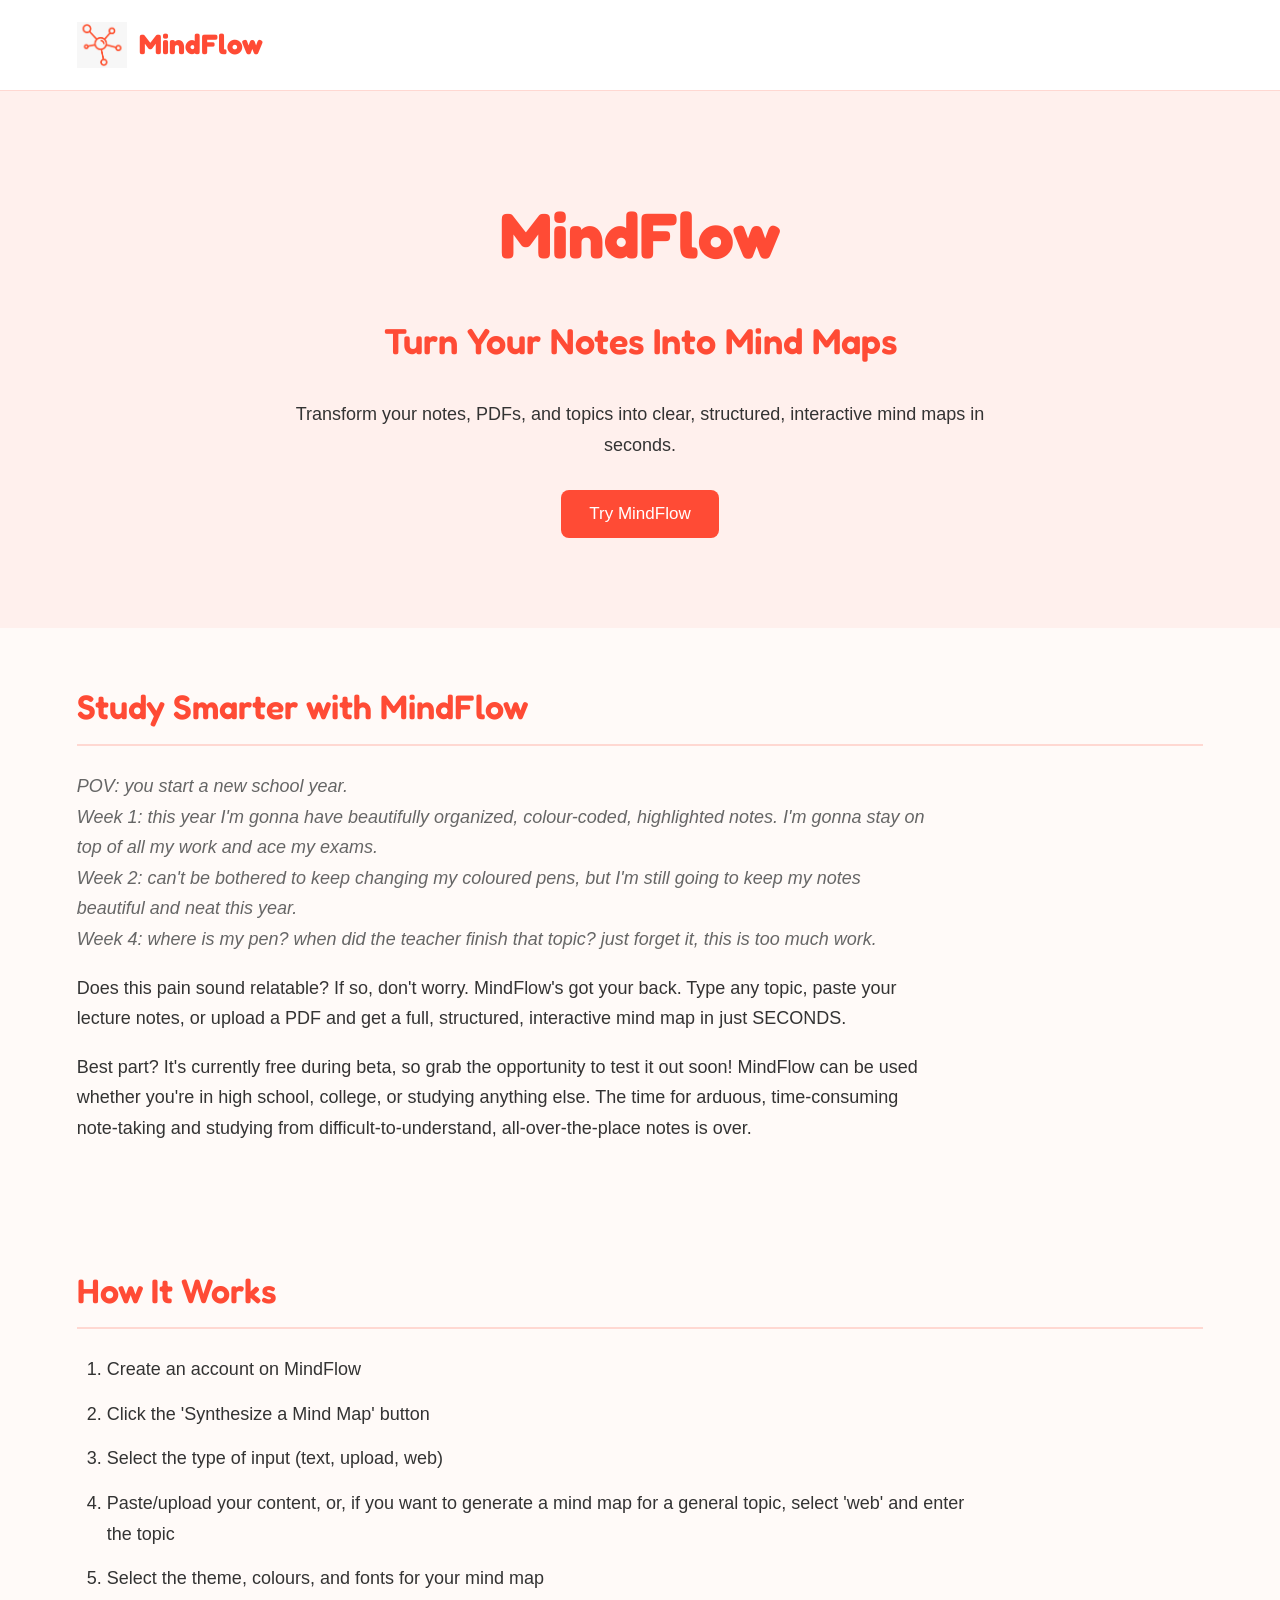
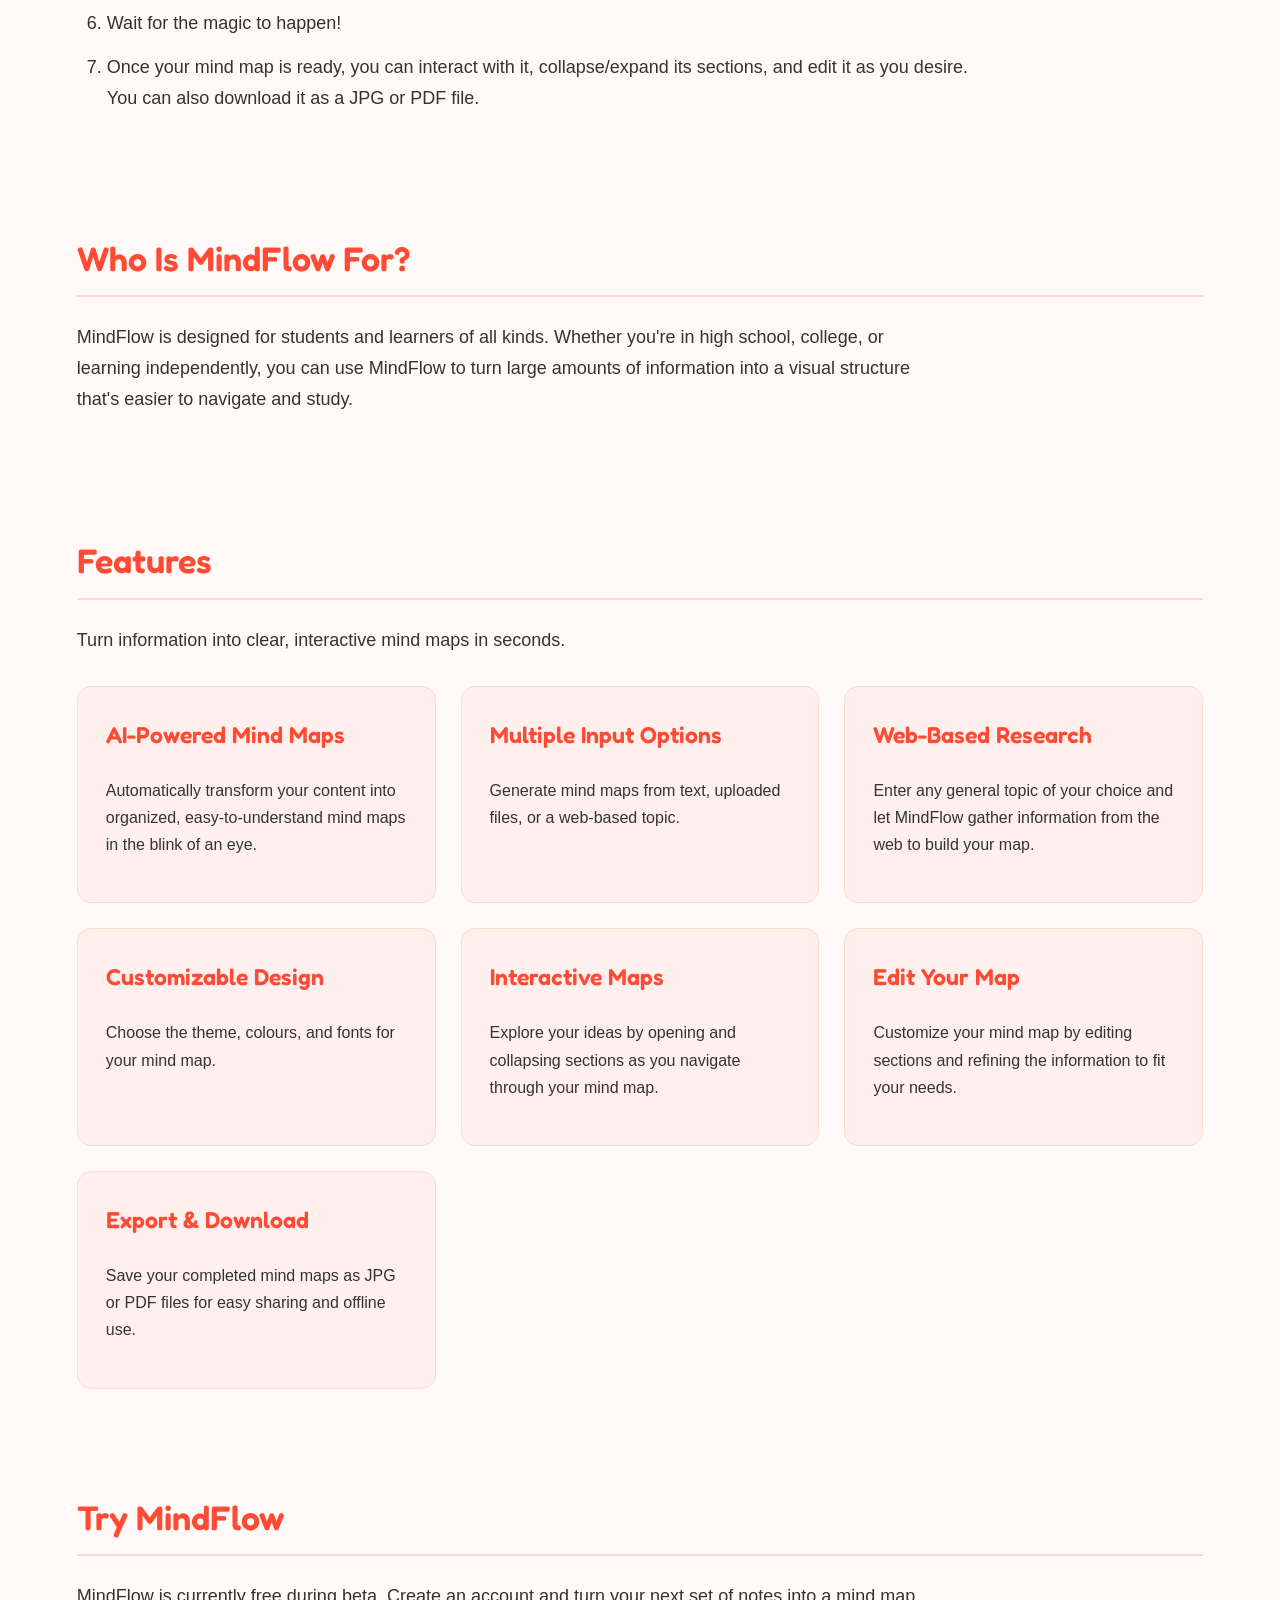
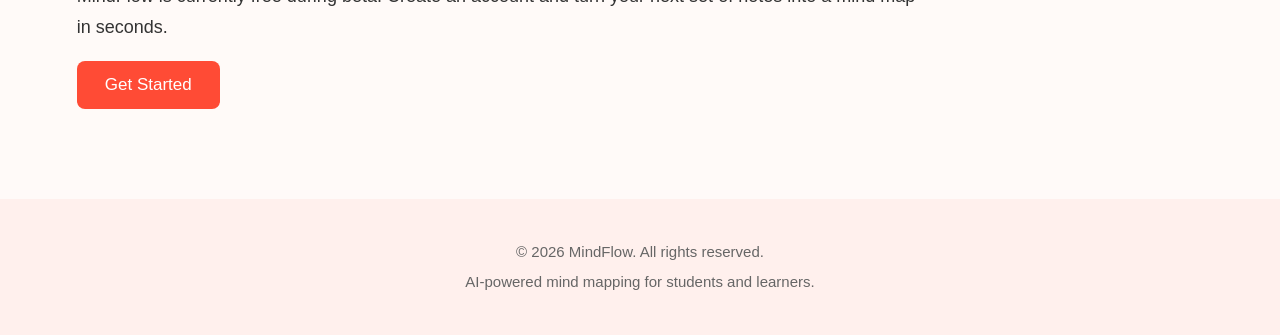
<file: index.html>
<html>

<head>
  <meta name="viewport" content="width=device-width, initial-scale=1.0">
  <title>MindFlow - AI Mind Map Generator</title>
  <link rel="icon" type="image/png" href="logo.png">
  <link rel="stylesheet" href="style.css">
</head>

<header>
  <img src="logo.png" alt="MindFlow logo">
  <span>MindFlow</span>
</header>

<body>

<section class="hero">

  <h1>MindFlow</h1>
  <h2>Turn Your Notes Into Mind Maps</h2>

  <p>
    Transform your notes, PDFs, and topics into clear, structured, interactive
    mind maps in seconds.
  </p>

  <button id="tryButton">Try MindFlow</button>
</section>

<section>
  <h2>Study Smarter with MindFlow</h2>

  <p>
    <em>
      POV: you start a new school year.<br>
      Week 1: this year I'm gonna have beautifully organized, colour-coded, highlighted notes. I'm gonna stay on top of all my work and ace my exams.<br>
      Week 2: can't be bothered to keep changing my coloured pens, but I'm still going to keep my notes beautiful and neat this year.<br>
      Week 4: where is my pen? when did the teacher finish that topic? just forget it, this is too much work.
    </em>
  </p>

  <p>
    Does this pain sound relatable? If so, don't worry. MindFlow's got your back.
    Type any topic, paste your lecture notes, or upload a PDF and get a full,
    structured, interactive mind map in just SECONDS.
  </p>

  <p>
    Best part? It's currently free during beta, so grab the opportunity to test it out soon!
    MindFlow can be used whether you're in high school, college, or studying anything else.
    The time for arduous, time-consuming note-taking and studying from difficult-to-understand,
    all-over-the-place notes is over.
  </p>
</section>

<section>
  <h2>How It Works</h2>

  <ol>
    <li>Create an account on MindFlow</li>
    <li>Click the 'Synthesize a Mind Map' button</li>
    <li>Select the type of input (text, upload, web)</li>
    <li>Paste/upload your content, or, if you want to generate a mind map for a general topic, select 'web' and enter the topic</li>
    <li>Select the theme, colours, and fonts for your mind map</li>
    <li>Wait for the magic to happen!</li>
    <li>
      Once your mind map is ready, you can interact with it,
      collapse/expand its sections, and edit it as you desire.
      You can also download it as a JPG or PDF file.
    </li>
  </ol>
</section>

<section>
  <h2>Who Is MindFlow For?</h2>

  <p>
    MindFlow is designed for students and learners of all kinds. Whether you're in
    high school, college, or learning independently, you can use MindFlow to turn
    large amounts of information into a visual structure that's easier to navigate
    and study.
  </p>
</section>

<section class="features">
  <h2>Features</h2>
  <p>Turn information into clear, interactive mind maps in seconds.</p>

  <div class="features-grid">

    <div class="feature">
      <h3>AI-Powered Mind Maps</h3>
      <p>
        Automatically transform your content into organized,
        easy-to-understand mind maps in the blink of an eye.
      </p>
    </div>

    <div class="feature">
      <h3>Multiple Input Options</h3>
      <p>
        Generate mind maps from text, uploaded files, or a web-based topic.
      </p>
    </div>

    <div class="feature">
      <h3>Web-Based Research</h3>
      <p>
        Enter any general topic of your choice and let MindFlow gather information
        from the web to build your map.
      </p>
    </div>

    <div class="feature">
      <h3>Customizable Design</h3>
      <p>
        Choose the theme, colours, and fonts for your mind map.
      </p>
    </div>

    <div class="feature">
      <h3>Interactive Maps</h3>
      <p>
        Explore your ideas by opening and collapsing sections
        as you navigate through your mind map.
      </p>
    </div>

    <div class="feature">
      <h3>Edit Your Map</h3>
      <p>
        Customize your mind map by editing sections and refining
        the information to fit your needs.
      </p>
    </div>

    <div class="feature">
      <h3>Export & Download</h3>
      <p>
        Save your completed mind maps as JPG or PDF files
        for easy sharing and offline use.
      </p>
    </div>

  </div>
</section>

<section>
  <h2>Try MindFlow</h2>

  <p>
    MindFlow is currently free during beta. Create an account and turn your next
    set of notes into a mind map in seconds.
  </p>

  <button id="getStartedButton">Get Started</button>
</section>

<footer>
  <p>&copy; 2026 MindFlow. All rights reserved.</p>
  <p>AI-powered mind mapping for students and learners.</p>
</footer>


<script src="script.js"></script>
</body>

</html>
</file>
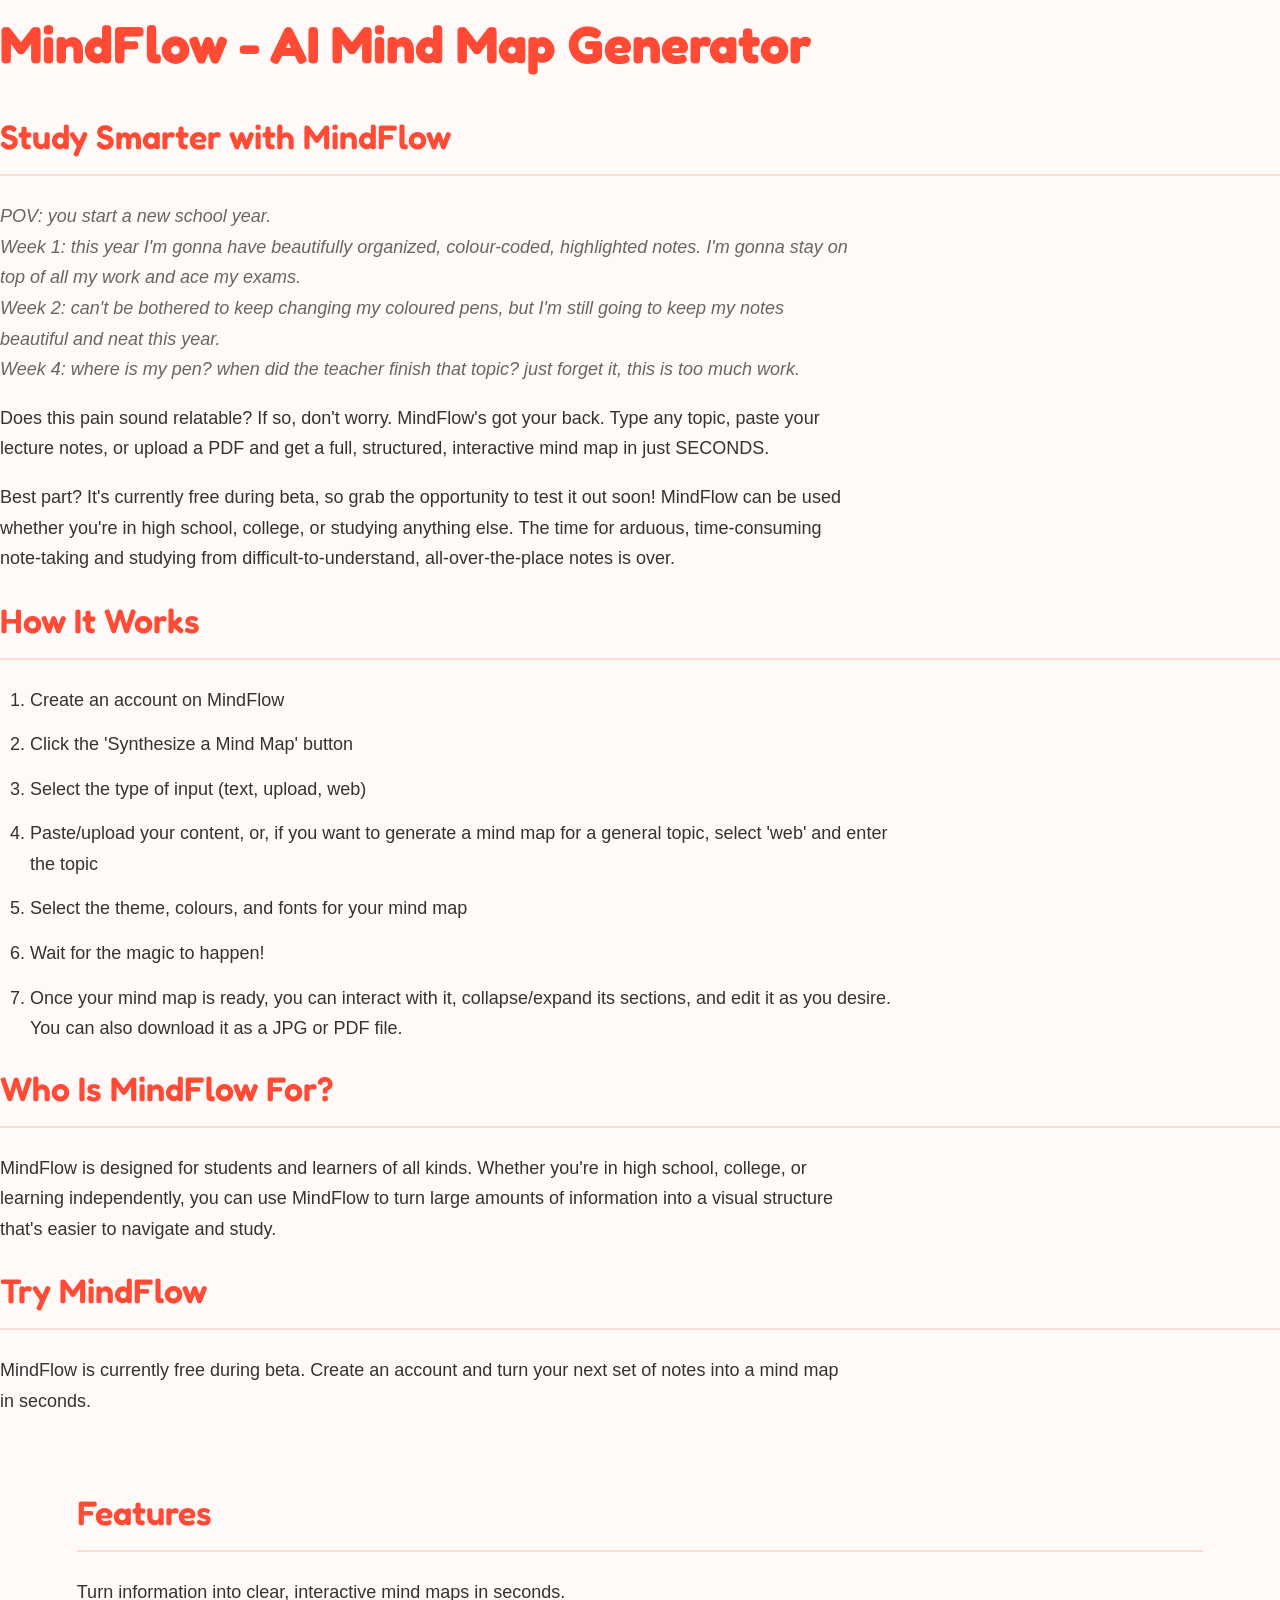
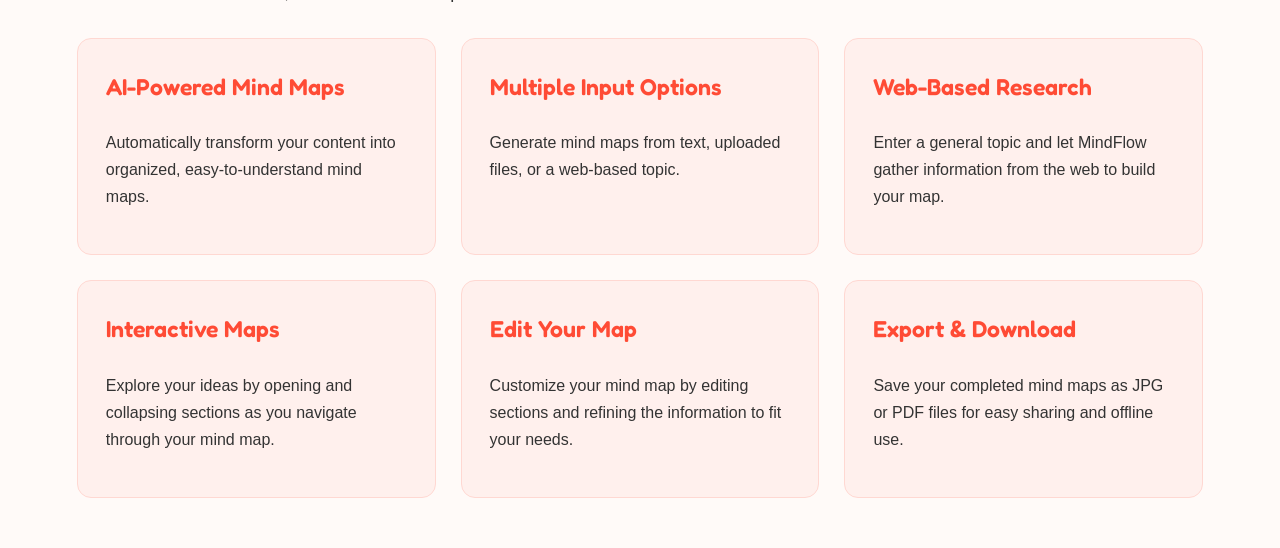
<file: public.html>
<html>

<head>
  <title>MindFlow - AI Mind Map Generator</title>
  <link rel="stylesheet" href="style.css">
</head>

<body>

<h1>MindFlow - AI Mind Map Generator</h1>

<h2>Study Smarter with MindFlow</h2>

<p>
  <em>
    POV: you start a new school year.<br>
    Week 1: this year I'm gonna have beautifully organized, colour-coded, highlighted notes. I'm gonna stay on top of all my work and ace my exams.<br>
    Week 2: can't be bothered to keep changing my coloured pens, but I'm still going to keep my notes beautiful and neat this year.<br>
    Week 4: where is my pen? when did the teacher finish that topic? just forget it, this is too much work.
  </em>
</p>

<p>
  Does this pain sound relatable? If so, don't worry. MindFlow's got your back.
  Type any topic, paste your lecture notes, or upload a PDF and get a full,
  structured, interactive mind map in just SECONDS.
</p>

<p>
  Best part? It's currently free during beta, so grab the opportunity to test it out soon!
  MindFlow can be used whether you're in high school, college, or studying anything else.
  The time for arduous, time-consuming note-taking and studying from difficult-to-understand,
  all-over-the-place notes is over.
</p>


<h2>How It Works</h2>

<ol>
  <li>Create an account on MindFlow</li>
  <li>Click the 'Synthesize a Mind Map' button</li>
  <li>Select the type of input (text, upload, web)</li>
  <li>Paste/upload your content, or, if you want to generate a mind map for a general topic, select 'web' and enter the topic</li>
  <li>Select the theme, colours, and fonts for your mind map</li>
  <li>Wait for the magic to happen!</li>
  <li>Once your mind map is ready, you can interact with it, collapse/expand its sections, and edit it as you desire. You can also download it as a JPG or PDF file.</li>
</ol>


<h2>Who Is MindFlow For?</h2>

<p>
  MindFlow is designed for students and learners of all kinds. Whether you're in
  high school, college, or learning independently, you can use MindFlow to turn
  large amounts of information into a visual structure that's easier to navigate
  and study.
</p>


<h2>Try MindFlow</h2>

<p>
  MindFlow is currently free during beta. Create an account and turn your next
  set of notes into a mind map in seconds.
</p>

<section class="features">
  <h2>Features</h2>
  <p>Turn information into clear, interactive mind maps in seconds.</p>

  <div class="features-grid">
    <div class="feature">
      <h3>AI-Powered Mind Maps</h3>
      <p>Automatically transform your content into organized, easy-to-understand mind maps.</p>
    </div>

    <div class="feature">
      <h3>Multiple Input Options</h3>
      <p>Generate mind maps from text, uploaded files, or a web-based topic.</p>
    </div>

    <div class="feature">
      <h3>Web-Based Research</h3>
      <p>Enter a general topic and let MindFlow gather information from the web to build your map.</p>
    </div>

    <div class="feature">
      <h3>Interactive Maps</h3>
      <p>Explore your ideas by opening and collapsing sections as you navigate through your mind map.</p>
    </div>

    <div class="feature">
      <h3>Edit Your Map</h3>
      <p>Customize your mind map by editing sections and refining the information to fit your needs.</p>
    </div>

    <div class="feature">
      <h3>Export & Download</h3>
      <p>Save your completed mind maps as JPG or PDF files for easy sharing and offline use.</p>
    </div>
  </div>
</section>


</body>

</html>
</file>
<file: style.css>
@import url('https://fonts.googleapis.com/css2?family=Fredoka:wght@500;600;700&display=swap');

* {
  box-sizing: border-box;
}

html {
  scroll-behavior: smooth;
}

body {
  font-family: Arial, sans-serif;
  margin: 0;
  padding: 0;
  line-height: 1.7;
  color: #333;
  background-color: #fffaf8;
}

header {
  display: flex;
  align-items: center;
  gap: 12px;
  padding: 20px 6%;
  background-color: #ffffff;
  border-bottom: 1px solid #ffd8d2;
}

header img {
  width: 50px;
  height: 50px;
  object-fit: contain;
  transition: transform 0.25s ease;
}

header img:hover {
  transform: rotate(-5deg) scale(1.08);
}

header span {
  font-family: 'Fredoka', sans-serif;
  font-size: 28px;
  font-weight: 700;
  color: #ff4b35;
}

section {
  width: 88%;
  max-width: 1200px;
  margin: 0 auto;
  padding: 50px 0;
}

h1,
h2,
h3 {
  font-family: 'Fredoka', sans-serif;
}

h1 {
  color: #ff4b35;
  font-size: 52px;
  font-weight: 700;
  margin: 0 0 20px;
}

h2 {
  color: #ff4b35;
  font-size: 34px;
  margin: 0 0 25px;
  padding-bottom: 8px;
  border-bottom: 2px solid #ffd8d2;
  font-weight: 600;
}

h3 {
  color: #ff4b35;
  font-size: 23px;
  font-weight: 600;
}

p {
  font-size: 18px;
  max-width: 850px;
}

em {
  color: #666;
}

ul,
ol {
  padding-left: 30px;
  max-width: 900px;
}

li {
  font-size: 18px;
  margin-bottom: 14px;
}

strong {
  color: #ff4b35;
}

.hero {
  width: 100%;
  max-width: none;
  margin: 0;
  padding: 90px 8%;
  text-align: center;
  background-color: #fff0ed;
  border-radius: 0;
}

.hero p {
  max-width: 700px;
  margin: 20px auto 30px;
}

.hero h1 {
  font-size: 64px;
}

.hero h2 {
  border: none;
  font-size: 36px;
  margin: 0;
}

.logo {
  width: 130px;
  height: 130px;
  object-fit: contain;
  margin-bottom: 10px;
  transition: transform 0.3s ease;
}

.logo:hover {
  transform: scale(1.08) rotate(3deg);
}

button {
  background-color: #ff4b35;
  color: white;
  border: none;
  padding: 14px 28px;
  border-radius: 8px;
  font-size: 17px;
  cursor: pointer;
  font-family: Arial, sans-serif;
  transition: background-color 0.2s ease,
              transform 0.2s ease,
              box-shadow 0.2s ease;
}

button:hover {
  background-color: #e63d2a;
  transform: translateY(-2px);
  box-shadow: 0 6px 15px rgba(255, 75, 53, 0.25);
}

button:active {
  transform: translateY(0);
  box-shadow: none;
}

.features {
  width: 88%;
  max-width: 1200px;
}

.features-grid {
  display: grid;
  grid-template-columns: repeat(3, 1fr);
  gap: 25px;
  margin-top: 30px;
}

.feature {
  background-color: #fff0ed;
  padding: 28px;
  border-radius: 14px;
  border: 1px solid #ffd8d2;
  cursor: pointer;
  transition: background-color 0.25s ease,
              transform 0.25s ease,
              box-shadow 0.25s ease,
              border-color 0.25s ease;
}

.feature p {
  font-size: 16px;
}

.feature h3 {
  margin-top: 0;
}

.feature.selected {
  background-color: #ffc9bf;
  border-color: #ff4b35;
  transform: translateY(-5px);
  box-shadow: 0 8px 20px rgba(255, 75, 53, 0.15);
}

@media (hover: hover) and (pointer: fine) {
  .feature:hover {
    background-color: #ffddd6;
    border-color: #ff4b35;
    transform: translateY(-5px);
    box-shadow: 0 8px 20px rgba(255, 75, 53, 0.15);
  }
}

footer {
  margin-top: 40px;
  padding: 35px 6%;
  text-align: center;
  background-color: #fff0ed;
  color: #666;
}

footer p {
  max-width: none;
  margin: 5px;
  font-size: 15px;
}

@media (max-width: 900px) {
  section {
    width: 90%;
    padding: 45px 0;
  }

  .hero {
    padding: 75px 6%;
  }

  .features-grid {
    grid-template-columns: repeat(2, 1fr);
  }

  h1 {
    font-size: 46px;
  }

  h2 {
    font-size: 31px;
  }

  p,
  li {
    font-size: 17px;
  }
}

@media (max-width: 600px) {
  body {
    width: 100%;
    padding: 0;
    font-size: 18px;
  }

  header {
    padding: 16px 5%;
    flex-wrap: wrap;
    gap: 8px;
  }

  header img {
    width: 42px;
    height: 42px;
  }

  header span {
    font-size: 26px;
  }

  nav {
    width: 100%;
    margin-left: 0;
    margin-top: 12px;
    display: flex;
    justify-content: center;
    gap: 10px;
  }

  nav a {
    font-size: 16px;
    padding: 10px 15px;
  }

  section {
    width: 90%;
    padding: 40px 0;
  }

  .hero {
    width: 100%;
    padding: 55px 7%;
  }

  .logo {
    width: 100px;
    height: 100px;
  }

  .hero h1 {
    font-size: 46px;
    line-height: 1.1;
  }

  .hero h2 {
    font-size: 28px;
    line-height: 1.3;
  }

  .hero p {
    font-size: 18px;
    line-height: 1.7;
  }

  h2 {
    font-size: 30px;
    line-height: 1.3;
  }

  h3 {
    font-size: 23px;
    line-height: 1.3;
  }

  p {
    font-size: 18px;
    line-height: 1.7;
  }

  li {
    font-size: 18px;
    line-height: 1.7;
    margin-bottom: 16px;
  }

  ul,
  ol {
    padding-left: 28px;
  }

  .features {
    width: 90%;
  }

  .features-grid {
    grid-template-columns: 1fr;
    gap: 18px;
  }

  .feature {
    padding: 24px;
  }

  .feature p {
    font-size: 17px;
  }

  button {
    font-size: 18px;
    padding: 14px 25px;
  }

  footer {
    padding: 30px 5%;
  }

  footer p {
    font-size: 15px;
  }
}

@media (max-width: 380px) {
  header span {
    font-size: 23px;
  }

  nav a {
    font-size: 15px;
    padding: 9px 12px;
  }

  .hero {
    padding: 45px 6%;
  }

  .hero h1 {
    font-size: 40px;
  }

  .hero h2 {
    font-size: 25px;
  }

  .hero p {
    font-size: 17px;
  }

  .logo {
    width: 85px;
    height: 85px;
  }

  h2 {
    font-size: 27px;
  }

  h3 {
    font-size: 21px;
  }

  p,
  li {
    font-size: 17px;
  }

  .feature p {
    font-size: 16px;
  }
}
</file>
